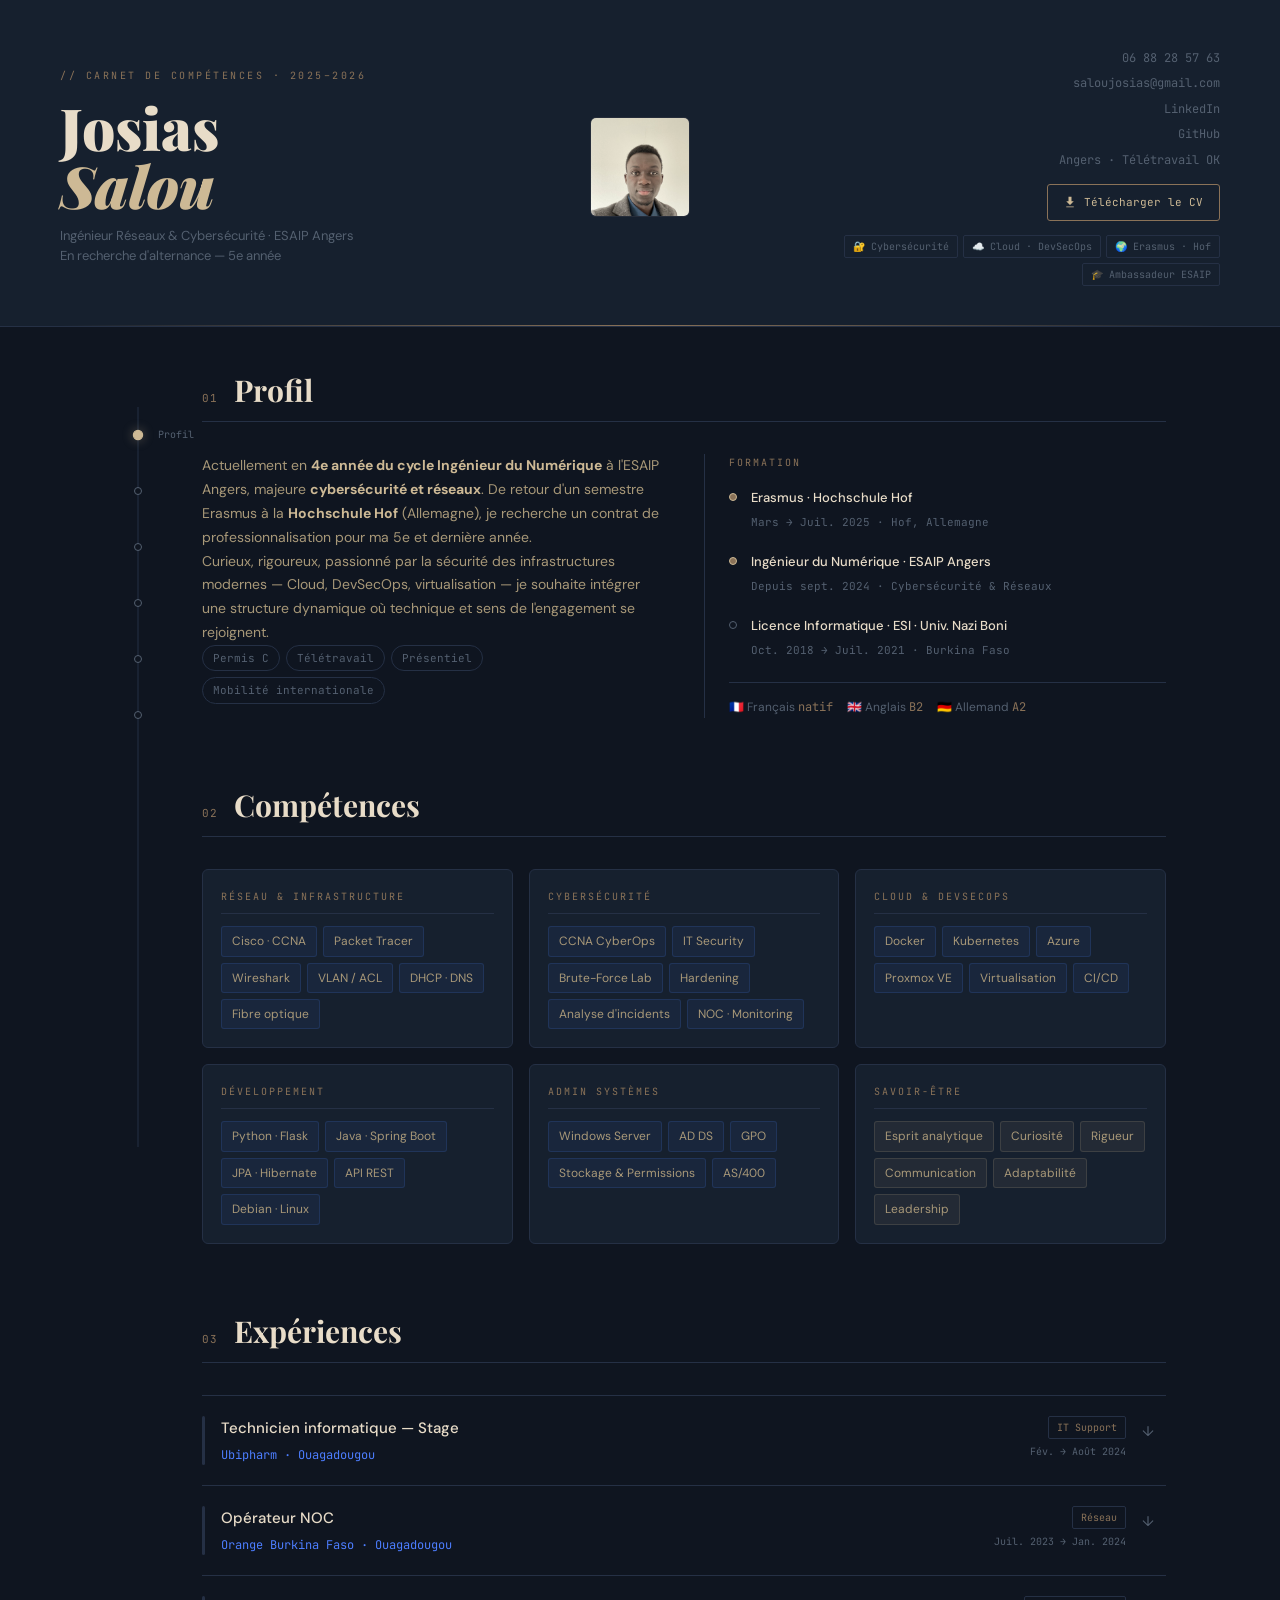
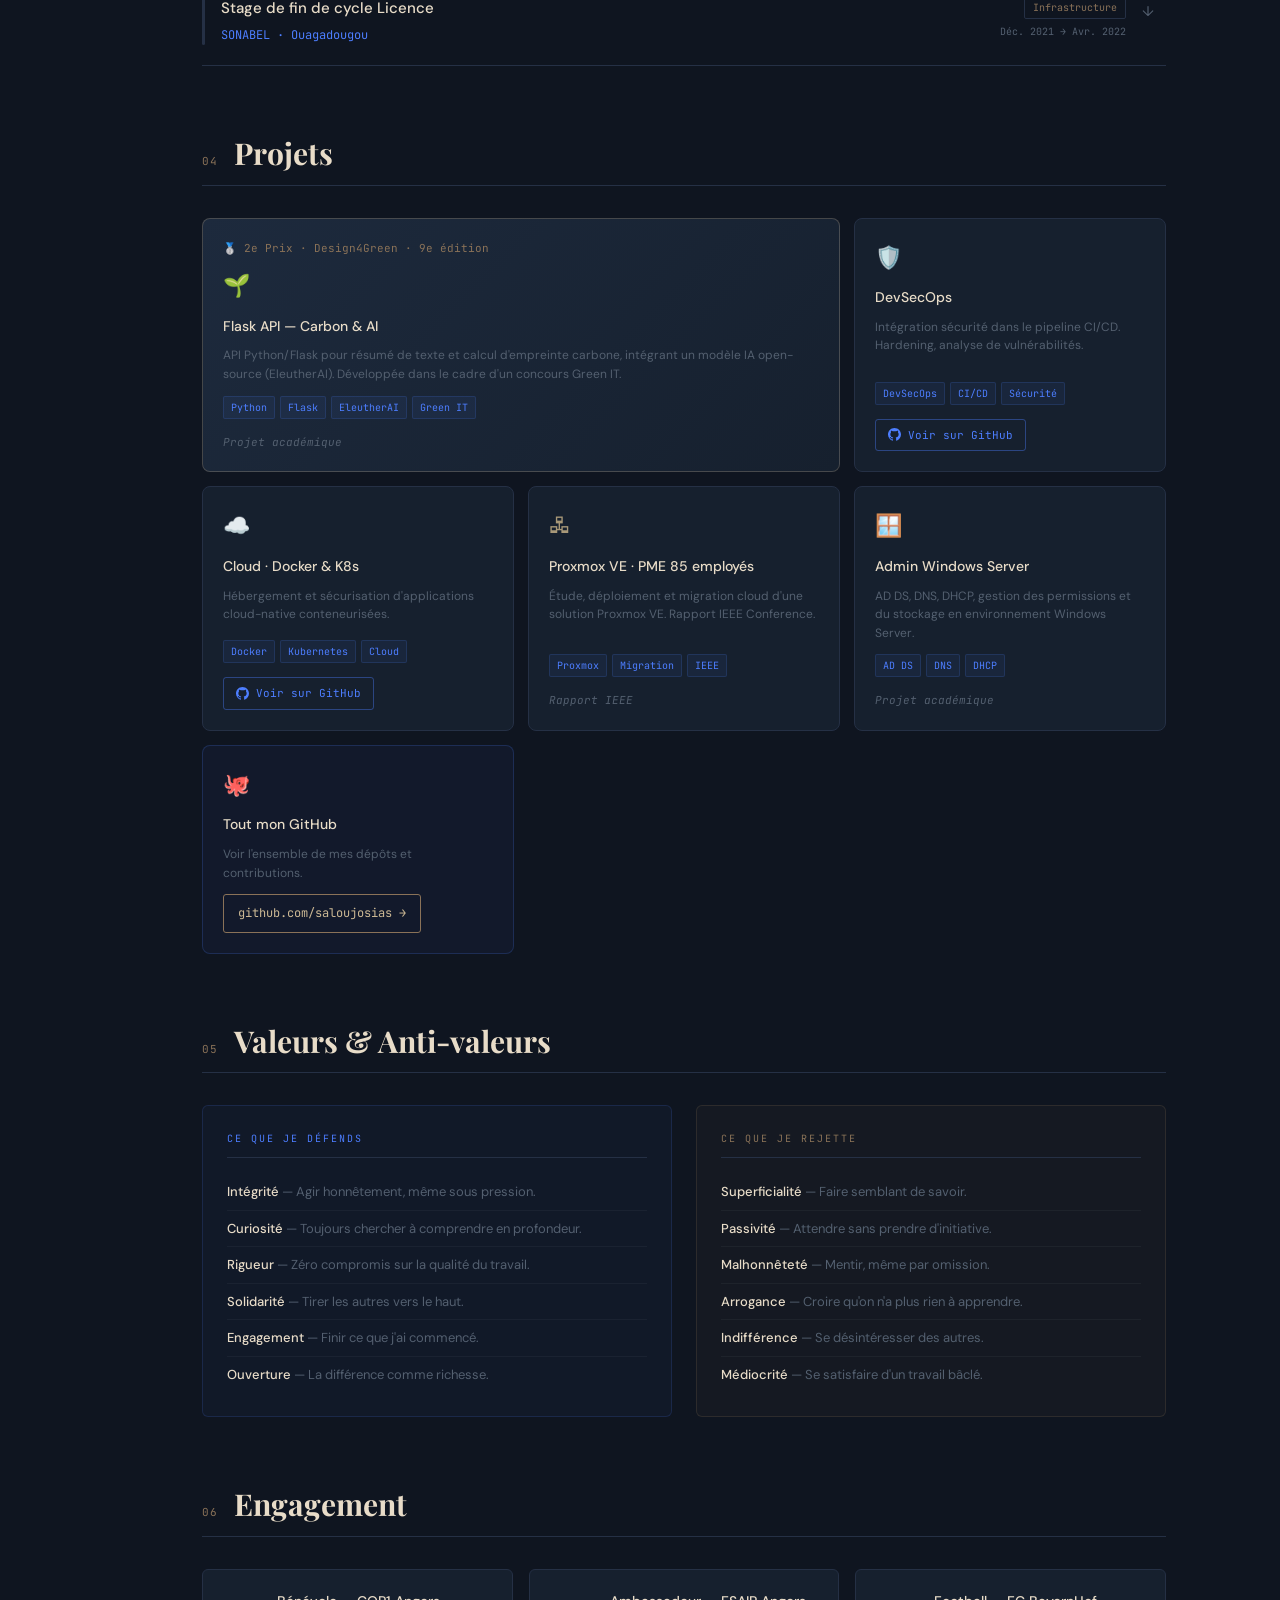
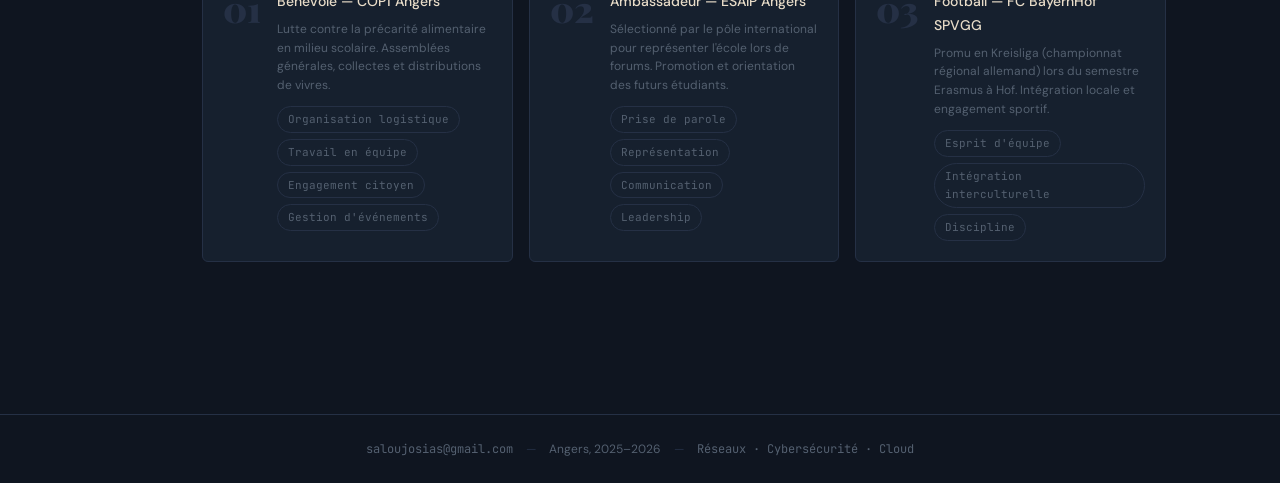
<file: index.html>
<!doctype html>
<html lang="fr">
<head>
  <meta charset="utf-8" />
  <meta name="viewport" content="width=device-width, initial-scale=1" />
  <title>Josias Salou — Réseaux & Cybersécurité</title>
  <link href="https://fonts.googleapis.com/css2?family=Playfair+Display:wght@400;700;900&family=DM+Sans:wght@300;400;500&family=JetBrains+Mono:wght@400;500&display=swap" rel="stylesheet" />
  <link rel="stylesheet" href="style.css" />
</head>
<body>

<!-- ═══════════════════════════════════
     HEADER
═══════════════════════════════════ -->
<header>

  <div class="h-left">
    <span class="h-eyebrow">// Carnet de compétences · 2025–2026</span>
    <h1>Josias<br><em>Salou</em></h1>
    <p class="h-role">
      Ingénieur Réseaux &amp; Cybersécurité · ESAIP Angers<br>
      En recherche d'alternance — 5e année
    </p>
  </div>

  <div class="h-center">
    <img src="maphoto.jpg" alt="Josias Salou" class="h-photo" />
  </div>

  <div class="h-right">
    <div class="h-contact">
      <a href="tel:+33688285763">06 88 28 57 63</a>
      <a href="mailto:saloujosias@gmail.com">saloujosias@gmail.com</a>
      <a href="https://linkedin.com/in/josias-salou-0a48b8215" target="_blank">LinkedIn</a>
      <a href="https://github.com/saloujosias" target="_blank">GitHub</a>
      <span>Angers · Télétravail OK</span>
    </div>
    <a class="btn-dl" href="moncv.pdf" target="_blank">
      <svg viewBox="0 0 16 16"><path d="M8 12L3 7h3V1h4v6h3L8 12zm-5 2h10v1H3v-1z"/></svg>
      Télécharger le CV
    </a>
    <div class="h-badges">
      <span>🔐 Cybersécurité</span>
      <span>☁️ Cloud · DevSecOps</span>
      <span>🌍 Erasmus · Hof</span>
      <span>🎓 Ambassadeur ESAIP</span>
    </div>
  </div>

</header>

<!-- ═══════════════════════════════════
     PAGE (side nav + main)
═══════════════════════════════════ -->
<div class="page">

  <!-- Navigation latérale sticky -->
  <nav class="sidenav" aria-label="Sections">
    <a href="#about"      class="sn-item" data-label="Profil">     <span class="sn-dot"></span></a>
    <a href="#skills"     class="sn-item" data-label="Compétences"><span class="sn-dot"></span></a>
    <a href="#experience" class="sn-item" data-label="Expériences"><span class="sn-dot"></span></a>
    <a href="#projects"   class="sn-item" data-label="Projets">    <span class="sn-dot"></span></a>
    <a href="#values"     class="sn-item" data-label="Valeurs">    <span class="sn-dot"></span></a>
    <a href="#engage"     class="sn-item" data-label="Engagement"> <span class="sn-dot"></span></a>
  </nav>

  <main>

    <!-- ─────────────────────────────
         01 · PROFIL
    ───────────────────────────────── -->
    <section id="about" class="sec">
      <div class="sec-head">
        <span class="sec-num">01</span>
        <h2>Profil</h2>
      </div>

      <div class="about-grid">

        <div class="about-bio">
          <p>
            Actuellement en <strong>4e année du cycle Ingénieur du Numérique</strong>
            à l'ESAIP Angers, majeure <strong>cybersécurité et réseaux</strong>.
            De retour d'un semestre Erasmus à la <strong>Hochschule Hof</strong>
            (Allemagne), je recherche un contrat de professionnalisation
            pour ma 5e et dernière année.
          </p>
          <p>
            Curieux, rigoureux, passionné par la sécurité des infrastructures
            modernes — Cloud, DevSecOps, virtualisation — je souhaite intégrer
            une structure dynamique où technique et sens de l'engagement se rejoignent.
          </p>
          <div class="pill-row">
            <span class="pill">Permis C</span>
            <span class="pill">Télétravail</span>
            <span class="pill">Présentiel</span>
            <span class="pill">Mobilité internationale</span>
          </div>
        </div>

        <div class="about-edu">
          <div class="edu-label">Formation</div>

          <div class="edu-line">
            <div class="edu-dot active"></div>
            <div class="edu-content">
              <strong>Erasmus · Hochschule Hof</strong>
              <span>Mars → Juil. 2025 · Hof, Allemagne</span>
            </div>
          </div>

          <div class="edu-line">
            <div class="edu-dot active"></div>
            <div class="edu-content">
              <strong>Ingénieur du Numérique · ESAIP Angers</strong>
              <span>Depuis sept. 2024 · Cybersécurité &amp; Réseaux</span>
            </div>
          </div>

          <div class="edu-line">
            <div class="edu-dot"></div>
            <div class="edu-content">
              <strong>Licence Informatique · ESI · Univ. Nazi Boni</strong>
              <span>Oct. 2018 → Juil. 2021 · Burkina Faso</span>
            </div>
          </div>

          <div class="lang-mini">
            <span>🇫🇷 Français <em>natif</em></span>
            <span>🇬🇧 Anglais <em>B2</em></span>
            <span>🇩🇪 Allemand <em>A2</em></span>
          </div>
        </div>

      </div>
    </section>

    <!-- ─────────────────────────────
         02 · COMPÉTENCES
    ───────────────────────────────── -->
    <section id="skills" class="sec">
      <div class="sec-head">
        <span class="sec-num">02</span>
        <h2>Compétences</h2>
      </div>

      <div class="skill-clusters">

        <div class="cluster">
          <div class="cluster-title">Réseau &amp; Infrastructure</div>
          <div class="cluster-tags">
            <span>Cisco · CCNA</span>
            <span>Packet Tracer</span>
            <span>Wireshark</span>
            <span>VLAN / ACL</span>
            <span>DHCP · DNS</span>
            <span>Fibre optique</span>
          </div>
        </div>

        <div class="cluster">
          <div class="cluster-title">Cybersécurité</div>
          <div class="cluster-tags">
            <span>CCNA CyberOps</span>
            <span>IT Security</span>
            <span>Brute-Force Lab</span>
            <span>Hardening</span>
            <span>Analyse d'incidents</span>
            <span>NOC · Monitoring</span>
          </div>
        </div>

        <div class="cluster">
          <div class="cluster-title">Cloud &amp; DevSecOps</div>
          <div class="cluster-tags">
            <span>Docker</span>
            <span>Kubernetes</span>
            <span>Azure</span>
            <span>Proxmox VE</span>
            <span>Virtualisation</span>
            <span>CI/CD</span>
          </div>
        </div>

        <div class="cluster">
          <div class="cluster-title">Développement</div>
          <div class="cluster-tags">
            <span>Python · Flask</span>
            <span>Java · Spring Boot</span>
            <span>JPA · Hibernate</span>
            <span>API REST</span>
            <span>Debian · Linux</span>
          </div>
        </div>

        <div class="cluster">
          <div class="cluster-title">Admin Systèmes</div>
          <div class="cluster-tags">
            <span>Windows Server</span>
            <span>AD DS</span>
            <span>GPO</span>
            <span>Stockage &amp; Permissions</span>
            <span>AS/400</span>
          </div>
        </div>

        <div class="cluster">
          <div class="cluster-title">Savoir-être</div>
          <div class="cluster-tags soft">
            <span>Esprit analytique</span>
            <span>Curiosité</span>
            <span>Rigueur</span>
            <span>Communication</span>
            <span>Adaptabilité</span>
            <span>Leadership</span>
          </div>
        </div>

      </div>
    </section>

    <!-- ─────────────────────────────
         03 · EXPÉRIENCES
    ───────────────────────────────── -->
    <section id="experience" class="sec">
      <div class="sec-head">
        <span class="sec-num">03</span>
        <h2>Expériences</h2>
      </div>

      <div class="xp-list">

        <article class="xp-item" tabindex="0">
          <div class="xp-stripe"></div>
          <div class="xp-body">
            <div class="xp-top">
              <div>
                <div class="xp-role">Technicien informatique — Stage</div>
                <div class="xp-company">Ubipharm · Ouagadougou</div>
              </div>
              <div class="xp-meta">
                <span class="xp-type">IT Support</span>
                <span class="xp-date">Fév. → Août 2024</span>
              </div>
            </div>
            <div class="xp-details">
              <ul>
                <li>Maintenance réseau, matériel informatique et support utilisateur</li>
                <li>Gestion de l'exploitation avec l'AS/400 (gestion de stock)</li>
                <li>Veille technologique et formation du personnel en sécurité informatique</li>
              </ul>
            </div>
          </div>
          <div class="xp-arrow">↓</div>
        </article>

        <article class="xp-item" tabindex="0">
          <div class="xp-stripe"></div>
          <div class="xp-body">
            <div class="xp-top">
              <div>
                <div class="xp-role">Opérateur NOC</div>
                <div class="xp-company">Orange Burkina Faso · Ouagadougou</div>
              </div>
              <div class="xp-meta">
                <span class="xp-type">Réseau</span>
                <span class="xp-date">Juil. 2023 → Jan. 2024</span>
              </div>
            </div>
            <div class="xp-details">
              <ul>
                <li>Supervision des technologies 2G, 3G, 4G en temps réel</li>
                <li>Monitoring, diagnostic des incidents et gestion des équipes</li>
                <li>Rédaction de rapports journaliers et analyse des tendances</li>
              </ul>
            </div>
          </div>
          <div class="xp-arrow">↓</div>
        </article>

        <article class="xp-item" tabindex="0">
          <div class="xp-stripe"></div>
          <div class="xp-body">
            <div class="xp-top">
              <div>
                <div class="xp-role">Stage de fin de cycle Licence</div>
                <div class="xp-company">SONABEL · Ouagadougou</div>
              </div>
              <div class="xp-meta">
                <span class="xp-type">Infrastructure</span>
                <span class="xp-date">Déc. 2021 → Avr. 2022</span>
              </div>
            </div>
            <div class="xp-details">
              <ul>
                <li>Étude et mise en place d'un serveur de déploiement d'applications</li>
                <li>Configuration VLANs et sécurisation des communications</li>
                <li>Documentation complète et formation des utilisateurs</li>
              </ul>
            </div>
          </div>
          <div class="xp-arrow">↓</div>
        </article>

      </div>
    </section>

    <!-- ─────────────────────────────
         04 · PROJETS
    ───────────────────────────────── -->
    <section id="projects" class="sec">
      <div class="sec-head">
        <span class="sec-num">04</span>
        <h2>Projets</h2>
      </div>

      <div class="bento">

        <!-- Carte mise en avant (span 2 colonnes) -->
        <div class="bento-card span2 featured">
          <div class="bc-award">🥈 2e Prix · Design4Green · 9e édition</div>
          <div class="bc-icon">🌱</div>
          <div class="bc-name">Flask API — Carbon &amp; AI</div>
          <div class="bc-desc">
            API Python/Flask pour résumé de texte et calcul d'empreinte carbone,
            intégrant un modèle IA open-source (EleutherAI).
            Développée dans le cadre d'un concours Green IT.
          </div>
          <div class="bc-tags">
            <span>Python</span>
            <span>Flask</span>
            <span>EleutherAI</span>
            <span>Green IT</span>
          </div>
          <span class="bc-link-none">Projet académique</span>
        </div>

        <div class="bento-card">
          <div class="bc-icon">🛡️</div>
          <div class="bc-name">DevSecOps</div>
          <div class="bc-desc">
            Intégration sécurité dans le pipeline CI/CD.
            Hardening, analyse de vulnérabilités.
          </div>
          <div class="bc-tags">
            <span>DevSecOps</span>
            <span>CI/CD</span>
            <span>Sécurité</span>
          </div>
          <a class="bc-link" href="https://github.com/saloujosias/DevSecOps" target="_blank" rel="noopener">
            <svg viewBox="0 0 24 24"><path d="M12 0C5.37 0 0 5.37 0 12c0 5.3 3.438 9.8 8.205 11.385.6.113.82-.258.82-.577 0-.285-.01-1.04-.015-2.04-3.338.724-4.042-1.61-4.042-1.61-.546-1.387-1.333-1.756-1.333-1.756-1.089-.745.083-.729.083-.729 1.205.084 1.839 1.237 1.839 1.237 1.07 1.834 2.807 1.304 3.492.997.107-.775.418-1.305.762-1.604-2.665-.305-5.467-1.334-5.467-5.931 0-1.311.469-2.381 1.236-3.221-.124-.303-.535-1.524.117-3.176 0 0 1.008-.322 3.301 1.23A11.509 11.509 0 0112 5.803c1.02.005 2.047.138 3.006.404 2.291-1.552 3.297-1.23 3.297-1.23.653 1.653.242 2.874.118 3.176.77.84 1.235 1.911 1.235 3.221 0 4.609-2.807 5.624-5.479 5.921.43.372.823 1.102.823 2.222 0 1.606-.015 2.896-.015 3.286 0 .315.21.69.825.57C20.565 21.795 24 17.295 24 12c0-6.63-5.37-12-12-12z"/></svg>
            Voir sur GitHub
          </a>
        </div>

        <div class="bento-card">
          <div class="bc-icon">☁️</div>
          <div class="bc-name">Cloud · Docker &amp; K8s</div>
          <div class="bc-desc">
            Hébergement et sécurisation d'applications
            cloud-native conteneurisées.
          </div>
          <div class="bc-tags">
            <span>Docker</span>
            <span>Kubernetes</span>
            <span>Cloud</span>
          </div>
          <a class="bc-link" href="https://github.com/saloujosias/TP2-cloud-introd" target="_blank" rel="noopener">
            <svg viewBox="0 0 24 24"><path d="M12 0C5.37 0 0 5.37 0 12c0 5.3 3.438 9.8 8.205 11.385.6.113.82-.258.82-.577 0-.285-.01-1.04-.015-2.04-3.338.724-4.042-1.61-4.042-1.61-.546-1.387-1.333-1.756-1.333-1.756-1.089-.745.083-.729.083-.729 1.205.084 1.839 1.237 1.839 1.237 1.07 1.834 2.807 1.304 3.492.997.107-.775.418-1.305.762-1.604-2.665-.305-5.467-1.334-5.467-5.931 0-1.311.469-2.381 1.236-3.221-.124-.303-.535-1.524.117-3.176 0 0 1.008-.322 3.301 1.23A11.509 11.509 0 0112 5.803c1.02.005 2.047.138 3.006.404 2.291-1.552 3.297-1.23 3.297-1.23.653 1.653.242 2.874.118 3.176.77.84 1.235 1.911 1.235 3.221 0 4.609-2.807 5.624-5.479 5.921.43.372.823 1.102.823 2.222 0 1.606-.015 2.896-.015 3.286 0 .315.21.69.825.57C20.565 21.795 24 17.295 24 12c0-6.63-5.37-12-12-12z"/></svg>
            Voir sur GitHub
          </a>
        </div>

        <div class="bento-card">
          <div class="bc-icon">🖧</div>
          <div class="bc-name">Proxmox VE · PME 85 employés</div>
          <div class="bc-desc">
            Étude, déploiement et migration cloud d'une solution
            Proxmox VE. Rapport IEEE Conference.
          </div>
          <div class="bc-tags">
            <span>Proxmox</span>
            <span>Migration</span>
            <span>IEEE</span>
          </div>
          <span class="bc-link-none">Rapport IEEE</span>
        </div>

        <div class="bento-card">
          <div class="bc-icon">🪟</div>
          <div class="bc-name">Admin Windows Server</div>
          <div class="bc-desc">
            AD DS, DNS, DHCP, gestion des permissions
            et du stockage en environnement Windows Server.
          </div>
          <div class="bc-tags">
            <span>AD DS</span>
            <span>DNS</span>
            <span>DHCP</span>
          </div>
          <span class="bc-link-none">Projet académique</span>
        </div>

        <div class="bento-card gh-cta">
          <div class="bc-icon">🐙</div>
          <div class="bc-name">Tout mon GitHub</div>
          <div class="bc-desc">
            Voir l'ensemble de mes dépôts et contributions.
          </div>
          <a class="bc-link primary" href="https://github.com/saloujosias" target="_blank" rel="noopener">
            github.com/saloujosias →
          </a>
        </div>

      </div>
    </section>

    <!-- ─────────────────────────────
         05 · VALEURS
    ───────────────────────────────── -->
    <section id="values" class="sec">
      <div class="sec-head">
        <span class="sec-num">05</span>
        <h2>Valeurs &amp; Anti-valeurs</h2>
      </div>

      <div class="val-grid">

        <div class="val-col pos">
          <div class="val-head">Ce que je défends</div>
          <div class="val-item"><strong>Intégrité</strong> — Agir honnêtement, même sous pression.</div>
          <div class="val-item"><strong>Curiosité</strong> — Toujours chercher à comprendre en profondeur.</div>
          <div class="val-item"><strong>Rigueur</strong> — Zéro compromis sur la qualité du travail.</div>
          <div class="val-item"><strong>Solidarité</strong> — Tirer les autres vers le haut.</div>
          <div class="val-item"><strong>Engagement</strong> — Finir ce que j'ai commencé.</div>
          <div class="val-item"><strong>Ouverture</strong> — La différence comme richesse.</div>
        </div>

        <div class="val-col neg">
          <div class="val-head">Ce que je rejette</div>
          <div class="val-item"><strong>Superficialité</strong> — Faire semblant de savoir.</div>
          <div class="val-item"><strong>Passivité</strong> — Attendre sans prendre d'initiative.</div>
          <div class="val-item"><strong>Malhonnêteté</strong> — Mentir, même par omission.</div>
          <div class="val-item"><strong>Arrogance</strong> — Croire qu'on n'a plus rien à apprendre.</div>
          <div class="val-item"><strong>Indifférence</strong> — Se désintéresser des autres.</div>
          <div class="val-item"><strong>Médiocrité</strong> — Se satisfaire d'un travail bâclé.</div>
        </div>

      </div>
    </section>

    <!-- ─────────────────────────────
         06 · ENGAGEMENT
    ───────────────────────────────── -->
    <section id="engage" class="sec">
      <div class="sec-head">
        <span class="sec-num">06</span>
        <h2>Engagement</h2>
      </div>

      <div class="engage-grid">

        <div class="engage-card">
          <div class="engage-num">01</div>
          <div class="engage-body">
            <div class="engage-title">Bénévole — COP1 Angers</div>
            <div class="engage-desc">
              Lutte contre la précarité alimentaire en milieu scolaire.
              Assemblées générales, collectes et distributions de vivres.
            </div>
            <div class="pill-row">
              <span class="pill">Organisation logistique</span>
              <span class="pill">Travail en équipe</span>
              <span class="pill">Engagement citoyen</span>
              <span class="pill">Gestion d'événements</span>
            </div>
          </div>
        </div>

        <div class="engage-card">
          <div class="engage-num">02</div>
          <div class="engage-body">
            <div class="engage-title">Ambassadeur — ESAIP Angers</div>
            <div class="engage-desc">
              Sélectionné par le pôle international pour représenter l'école
              lors de forums. Promotion et orientation des futurs étudiants.
            </div>
            <div class="pill-row">
              <span class="pill">Prise de parole</span>
              <span class="pill">Représentation</span>
              <span class="pill">Communication</span>
              <span class="pill">Leadership</span>
            </div>
          </div>
        </div>

        <div class="engage-card">
          <div class="engage-num">03</div>
          <div class="engage-body">
            <div class="engage-title">Football — FC BayernHof SPVGG</div>
            <div class="engage-desc">
              Promu en Kreisliga (championnat régional allemand)
              lors du semestre Erasmus à Hof. Intégration locale et engagement sportif.
            </div>
            <div class="pill-row">
              <span class="pill">Esprit d'équipe</span>
              <span class="pill">Intégration interculturelle</span>
              <span class="pill">Discipline</span>
            </div>
          </div>
        </div>

      </div>
    </section>

  </main>
</div>

<!-- ═══════════════════════════════════
     FOOTER
═══════════════════════════════════ -->
<footer>
  <span class="ft-mono">saloujosias@gmail.com</span>
  <span class="ft-sep">—</span>
  Angers, 2025–2026
  <span class="ft-sep">—</span>
  <span class="ft-mono">Réseaux · Cybersécurité · Cloud</span>
</footer>

<!-- Bouton retour en haut -->
<button id="scrollBtn" title="Retour en haut">↑</button>

<!-- ═══════════════════════════════════
     SCRIPTS
═══════════════════════════════════ -->
<script>
  /* Accordion expériences — clic pour ouvrir/fermer */
  document.querySelectorAll('.xp-item').forEach(function(item) {
    item.addEventListener('click', function() {
      var isOpen = item.classList.contains('open');
      document.querySelectorAll('.xp-item').forEach(function(x) {
        x.classList.remove('open');
      });
      if (!isOpen) item.classList.add('open');
    });
  });

  /* Bouton retour en haut */
  window.addEventListener('scroll', function() {
    document.getElementById('scrollBtn').style.display =
      window.scrollY > 300 ? 'block' : 'none';
  });
  document.getElementById('scrollBtn').addEventListener('click', function() {
    window.scrollTo({ top: 0, behavior: 'smooth' });
  });

  /* Navigation latérale — point actif au scroll */
  var sections = document.querySelectorAll('section[id]');
  var navItems = document.querySelectorAll('.sn-item');
  var observer = new IntersectionObserver(function(entries) {
    entries.forEach(function(entry) {
      if (entry.isIntersecting) {
        navItems.forEach(function(n) { n.classList.remove('active'); });
        var match = document.querySelector('.sn-item[href="#' + entry.target.id + '"]');
        if (match) match.classList.add('active');
      }
    });
  }, { threshold: 0.3 });
  sections.forEach(function(s) { observer.observe(s); });
</script>

</body>
</html>
</file>
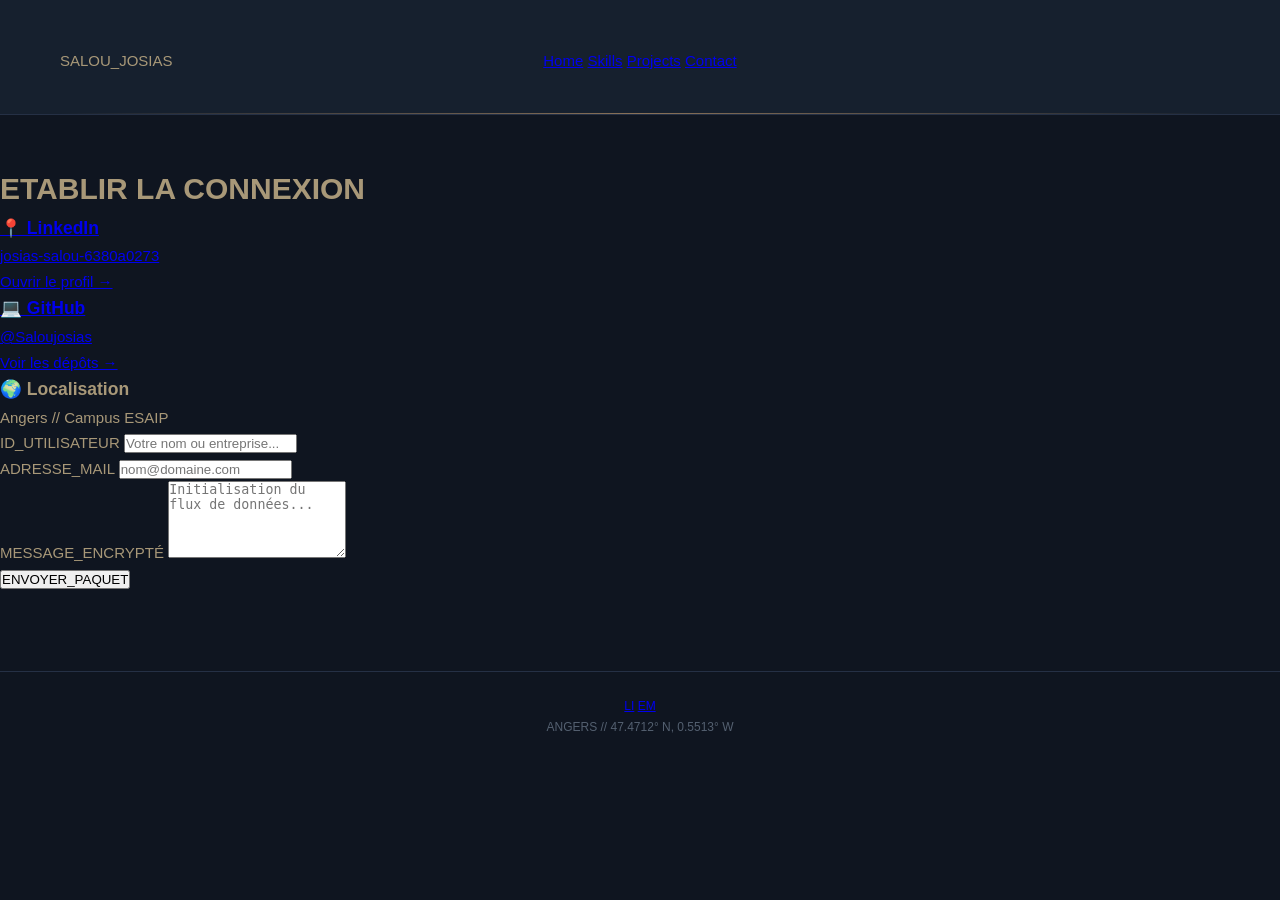
<file: contact.html>
<!doctype html>
<html lang="fr">
<head>
  <meta charset="utf-8" />
  <meta name="viewport" content="width=device-width, initial-scale=1" />
  <title>Contact | Josias SALOU</title>
  <link rel="stylesheet" href="style.css">
</head>
<body class="dark-theme">

<div class="grid-overlay"></div> 

<header class="glass-nav">
  <div class="logo">SALOU<span>_JOSIAS</span></div>
  <nav>
    <a href="index.html" class="nav-link">Home</a>
    <a href="competences.html" class="nav-link">Skills</a>
    <a href="projets.html" class="nav-link">Projects</a>
    <a href="contact.html" class="nav-link active">Contact</a>
  </nav>
</header>

<main class="hero-center">
  <div class="glitch-container">
    <h1 class="glitch" data-text="ETABLIR LA CONNEXION">ETABLIR LA CONNEXION</h1>
  </div>

  <div class="contact-container">
    <div class="contact-info">
      <a href="https://www.linkedin.com/in/josias-salou-6380a0273/" target="_blank" class="cyber-card contact-link-card">
        <h3>📍 LinkedIn</h3>
        <p>josias-salou-6380a0273</p>
        <span class="status-line">Ouvrir le profil →</span>
      </a>

      <a href="https://github.com/Saloujosias" target="_blank" class="cyber-card contact-link-card">
        <h3>💻 GitHub</h3>
        <p>@Saloujosias</p>
        <span class="status-line">Voir les dépôts →</span>
      </a>
      
      <div class="cyber-card">
        <h3>🌍 Localisation</h3>
        <p>Angers // Campus ESAIP</p>
      </div>
    </div>

    <section class="contact-form-section">
      <form action="#" method="POST" class="cyber-form">
        <div class="form-group">
          <label for="name">ID_UTILISATEUR</label>
          <input type="text" id="name" name="name" placeholder="Votre nom ou entreprise..." required>
        </div>
        
        <div class="form-group">
          <label for="email">ADRESSE_MAIL</label>
          <input type="email" id="email" name="email" placeholder="nom@domaine.com" required>
        </div>

        <div class="form-group">
          <label for="message">MESSAGE_ENCRYPTÉ</label>
          <textarea id="message" name="message" rows="5" placeholder="Initialisation du flux de données..." required></textarea>
        </div>

        <button type="submit" class="cyber-button">
          <span class="dot pulse"></span> ENVOYER_PAQUET
        </button>
      </form>
    </section>
  </div>
</main>

<footer class="footer-minimal">
  <div class="social-links">
    <a href="https://www.linkedin.com/in/josias-salou-6380a0273/" target="_blank">LI</a>
    <a href="mailto:votre-email@esaip.org">EM</a> </div>
  <div class="location">ANGERS // 47.4712° N, 0.5513° W</div>
</footer>

</body>
</html>
</file>
<file: style.css>
/* ═══════════════════════════════
   PALETTE : NAVY + BEIGE
═══════════════════════════════ */
:root {
  --navy:    #0f1520;
  --navy2:   #16202e;
  --navy3:   #1d2a3d;
  --border:  #253045;
  --blue:    #4d7eff;
  --blue2:   #2a4e9a;
  --beige:   #cdb995;
  --beige2:  #8a7258;
  --sand:    #e8dcc8;
  --text:    #a89878;
  --muted:   #546070;
  --white:   #ede4d4;
  --mono: 'JetBrains Mono', monospace;
  --serif: 'Playfair Display', serif;
  --sans: 'DM Sans', sans-serif;
}

*, *::before, *::after { box-sizing: border-box; margin: 0; padding: 0; }

html { scroll-behavior: smooth; }

body {
  background: var(--navy);
  color: var(--text);
  font-family: var(--sans);
  font-size: 15px;
  line-height: 1.7;
  overflow-x: hidden;
}

/* ═══ HEADER ═══ */
header {
  display: grid;
  grid-template-columns: 1fr auto 1fr;
  align-items: center;
  gap: 40px;
  padding: 48px 60px 40px;
  background: var(--navy2);
  border-bottom: 1px solid var(--border);
  position: relative;
}
header::after {
  content: '';
  position: absolute;
  bottom: 0; left: 60px; right: 60px;
  height: 1px;
  background: linear-gradient(90deg, transparent, var(--beige2), transparent);
}

.h-eyebrow {
  display: block;
  font-family: var(--mono);
  font-size: 10px;
  letter-spacing: 2.5px;
  text-transform: uppercase;
  color: var(--beige2);
  margin-bottom: 14px;
}

.h-left h1 {
  font-family: var(--serif);
  font-size: clamp(36px, 5vw, 58px);
  font-weight: 900;
  color: var(--sand);
  line-height: 1;
  margin-bottom: 12px;
}
.h-left h1 em {
  font-style: italic;
  color: var(--beige);
}

.h-role {
  font-size: 13px;
  color: var(--muted);
  line-height: 1.6;
}

/* Photo — petite et carrée */
.h-photo {
  width: 100px;
  height: 100px;
  border-radius: 6px;
  object-fit: cover;
  object-position: center top;
  border: 1px solid var(--border);
  filter: saturate(0.6) contrast(1.05);
  display: block;
}

.h-right {
  display: flex;
  flex-direction: column;
  align-items: flex-end;
  gap: 14px;
}

.h-contact {
  display: flex;
  flex-direction: column;
  align-items: flex-end;
  gap: 5px;
  font-size: 12px;
}
.h-contact a, .h-contact span {
  color: var(--muted);
  text-decoration: none;
  font-family: var(--mono);
  transition: color .2s;
}
.h-contact a:hover { color: var(--beige); }

/* BOUTON DL — effet fill */
.btn-dl {
  display: inline-flex;
  align-items: center;
  gap: 8px;
  position: relative;
  overflow: hidden;
  font-family: var(--mono);
  font-size: 11px;
  padding: 8px 16px;
  border: 1px solid var(--beige2);
  border-radius: 3px;
  color: var(--beige);
  text-decoration: none;
  transition: color .25s;
  z-index: 0;
}
.btn-dl::before {
  content: '';
  position: absolute; inset: 0;
  background: var(--beige2);
  transform: scaleX(0);
  transform-origin: left;
  transition: transform .3s cubic-bezier(.4,0,.2,1);
  z-index: -1;
}
.btn-dl:hover { color: var(--navy); }
.btn-dl:hover::before { transform: scaleX(1); }
.btn-dl svg { width: 12px; height: 12px; fill: currentColor; }

.h-badges {
  display: flex;
  flex-wrap: wrap;
  justify-content: flex-end;
  gap: 5px;
}
.h-badges span {
  font-size: 10px;
  padding: 2px 8px;
  border: 1px solid var(--border);
  border-radius: 2px;
  color: var(--muted);
  font-family: var(--mono);
}

@media(max-width: 860px) {
  header {
    grid-template-columns: 1fr;
    padding: 32px 24px;
    text-align: center;
  }
  .h-center { display: flex; justify-content: center; }
  .h-right { align-items: center; }
  .h-contact { align-items: center; }
  .h-badges { justify-content: center; }
}

/* ═══ PAGE LAYOUT ═══ */
.page {
  max-width: 1100px;
  margin: 0 auto;
  padding: 0 24px;
  display: grid;
  grid-template-columns: 48px 1fr;
  gap: 0 40px;
}
@media(max-width: 720px) {
  .page { grid-template-columns: 1fr; }
  .sidenav { display: none; }
}

/* ═══ SIDE NAV — dots ═══ */
.sidenav {
  display: flex;
  flex-direction: column;
  align-items: center;
  gap: 0;
  padding-top: 80px;
  position: sticky;
  top: 0;
  height: 100vh;
  overflow: visible;
}
.sidenav::before {
  content: '';
  position: absolute;
  top: 80px; bottom: 80px;
  left: 50%; width: 1px;
  background: var(--border);
  transform: translateX(-50%);
}

.sn-item {
  position: relative;
  z-index: 1;
  margin: 24px 0;
  display: flex;
  align-items: center;
  text-decoration: none;
}
.sn-item::after {
  content: attr(data-label);
  position: absolute;
  left: 24px;
  font-family: var(--mono);
  font-size: 10px;
  color: var(--muted);
  white-space: nowrap;
  opacity: 0;
  transform: translateX(-4px);
  transition: opacity .2s, transform .2s;
  pointer-events: none;
}
.sn-item:hover::after,
.sn-item.active::after {
  opacity: 1;
  transform: translateX(0);
}

.sn-dot {
  width: 8px; height: 8px;
  border-radius: 50%;
  border: 1px solid var(--muted);
  background: var(--navy);
  transition: all .25s;
  display: block;
}
.sn-item:hover .sn-dot {
  border-color: var(--beige);
  background: var(--beige2);
}
.sn-item.active .sn-dot {
  border-color: var(--beige);
  background: var(--beige);
  box-shadow: 0 0 8px rgba(205,185,149,0.4);
  transform: scale(1.3);
}

/* ═══ SECTIONS ═══ */
main { padding: 48px 0 80px; }

.sec {
  margin-bottom: 72px;
  animation: fadeUp .5s ease both;
}
@keyframes fadeUp {
  from { opacity: 0; transform: translateY(18px); }
  to   { opacity: 1; transform: translateY(0); }
}

.sec-head {
  display: flex;
  align-items: baseline;
  gap: 16px;
  margin-bottom: 32px;
  padding-bottom: 14px;
  border-bottom: 1px solid var(--border);
}
.sec-num {
  font-family: var(--mono);
  font-size: 11px;
  color: var(--beige2);
  letter-spacing: 1px;
}
.sec-head h2 {
  font-family: var(--serif);
  font-size: clamp(22px, 3vw, 30px);
  font-weight: 700;
  color: var(--sand);
  line-height: 1;
}

/* ═══ ABOUT ═══ */
.about-grid {
  display: grid;
  grid-template-columns: 1fr 1fr;
  gap: 40px;
}
@media(max-width:600px) { .about-grid { grid-template-columns: 1fr; } }

.about-bio p { font-size: 14px; }
.about-bio strong { color: var(--beige); }

.about-edu {
  border-left: 1px solid var(--border);
  padding-left: 24px;
}
.edu-label {
  font-family: var(--mono);
  font-size: 10px;
  letter-spacing: 2px;
  text-transform: uppercase;
  color: var(--beige2);
  margin-bottom: 16px;
}
.edu-line {
  display: flex;
  gap: 14px;
  margin-bottom: 16px;
}
.edu-dot {
  width: 8px; height: 8px; flex-shrink: 0;
  border-radius: 50%;
  border: 1px solid var(--muted);
  background: var(--navy);
  margin-top: 6px;
}
.edu-dot.active { background: var(--beige2); border-color: var(--beige); }
.edu-content strong { display: block; font-size: 13px; color: var(--sand); font-weight: 500; }
.edu-content span { font-size: 11px; color: var(--muted); font-family: var(--mono); }

.lang-mini {
  display: flex; gap: 14px; flex-wrap: wrap;
  margin-top: 20px;
  padding-top: 14px;
  border-top: 1px solid var(--border);
  font-size: 12px;
}
.lang-mini span { color: var(--muted); }
.lang-mini em { font-style: normal; color: var(--beige2); font-family: var(--mono); }

/* PILLS */
.pill-row { display: flex; flex-wrap: wrap; gap: 6px; }
.pill {
  font-size: 11px;
  padding: 3px 10px;
  border: 1px solid var(--border);
  border-radius: 999px;
  color: var(--muted);
  font-family: var(--mono);
  transition: border-color .2s, color .2s;
}
.pill:hover { border-color: var(--beige2); color: var(--beige); }

/* ═══ SKILL CLUSTERS ═══ */
.skill-clusters {
  display: grid;
  grid-template-columns: repeat(auto-fill, minmax(280px, 1fr));
  gap: 16px;
}
.cluster {
  background: var(--navy2);
  border: 1px solid var(--border);
  border-radius: 6px;
  padding: 18px;
  transition: border-color .2s;
}
.cluster:hover { border-color: var(--beige2); }
.cluster-title {
  font-family: var(--mono);
  font-size: 10px;
  letter-spacing: 2px;
  text-transform: uppercase;
  color: var(--beige2);
  margin-bottom: 12px;
  padding-bottom: 8px;
  border-bottom: 1px solid var(--border);
}
.cluster-tags {
  display: flex;
  flex-wrap: wrap;
  gap: 6px;
}
.cluster-tags span {
  font-size: 12px;
  padding: 4px 10px;
  background: rgba(77,126,255,0.07);
  border: 1px solid rgba(77,126,255,0.15);
  border-radius: 3px;
  color: var(--text);
  transition: background .2s, color .2s;
}
.cluster-tags span:hover {
  background: rgba(77,126,255,0.15);
  color: var(--sand);
}
.cluster-tags.soft span {
  background: rgba(205,185,149,0.07);
  border-color: rgba(205,185,149,0.15);
}
.cluster-tags.soft span:hover {
  background: rgba(205,185,149,0.14);
  color: var(--sand);
}

/* ═══ EXPÉRIENCES — ACCORDION ═══ */
.xp-list { display: flex; flex-direction: column; gap: 0; }

.xp-item {
  display: grid;
  grid-template-columns: 3px 1fr 24px;
  gap: 0 16px;
  align-items: start;
  border-bottom: 1px solid var(--border);
  padding: 20px 0;
  cursor: pointer;
  transition: background .2s;
  outline: none;
}
.xp-item:first-child { border-top: 1px solid var(--border); }
.xp-item:hover, .xp-item:focus { background: rgba(77,126,255,0.03); }

.xp-stripe {
  width: 3px;
  height: 100%;
  min-height: 24px;
  background: var(--border);
  border-radius: 2px;
  transition: background .2s;
  align-self: stretch;
}
.xp-item.open .xp-stripe,
.xp-item:hover .xp-stripe { background: var(--beige2); }

.xp-top {
  display: flex;
  align-items: flex-start;
  justify-content: space-between;
  gap: 16px;
  flex-wrap: wrap;
}
.xp-role    { font-size: 15px; font-weight: 500; color: var(--sand); margin-bottom: 3px; }
.xp-company { font-size: 12px; color: var(--blue); font-family: var(--mono); }
.xp-meta    { display: flex; flex-direction: column; align-items: flex-end; gap: 4px; }
.xp-type {
  font-size: 10px;
  font-family: var(--mono);
  padding: 2px 8px;
  border: 1px solid var(--border);
  border-radius: 2px;
  color: var(--beige2);
  white-space: nowrap;
}
.xp-date {
  font-size: 10px;
  font-family: var(--mono);
  color: var(--muted);
  white-space: nowrap;
}

.xp-arrow {
  font-size: 14px;
  color: var(--muted);
  transition: transform .25s, color .2s;
  margin-top: 4px;
  user-select: none;
}
.xp-item.open .xp-arrow { transform: rotate(180deg); color: var(--beige); }

.xp-details {
  display: none;
  margin-top: 14px;
  padding: 14px;
  background: rgba(77,126,255,0.04);
  border: 1px solid rgba(77,126,255,0.1);
  border-radius: 4px;
  font-size: 13px;
}
.xp-item.open .xp-details { display: block; }
.xp-details li { margin-bottom: 5px; color: var(--muted); padding-left: 4px; }
.xp-details li::marker { color: var(--beige2); }

/* ═══ BENTO PROJETS ═══ */
.bento {
  display: grid;
  grid-template-columns: repeat(3, 1fr);
  gap: 14px;
}
@media(max-width:700px) { .bento { grid-template-columns: 1fr; } }
@media(min-width:700px) and (max-width:900px) { .bento { grid-template-columns: 1fr 1fr; } }

.span2 { grid-column: span 2; }
@media(max-width:700px) { .span2 { grid-column: span 1; } }

.bento-card {
  background: var(--navy2);
  border: 1px solid var(--border);
  border-radius: 8px;
  padding: 20px;
  transition: border-color .2s, transform .2s;
  display: flex;
  flex-direction: column;
}
.bento-card:hover {
  border-color: var(--beige2);
  transform: translateY(-2px);
}
.bento-card.featured {
  background: linear-gradient(135deg, var(--navy3), var(--navy2));
  border-color: rgba(205,185,149,0.25);
}
.bento-card.gh-cta {
  background: rgba(77,126,255,0.05);
  border-color: rgba(77,126,255,0.2);
}

.bc-award {
  font-size: 11px;
  font-family: var(--mono);
  color: var(--beige2);
  margin-bottom: 10px;
}
.bc-icon  { font-size: 22px; margin-bottom: 10px; }
.bc-name  { font-size: 14px; font-weight: 500; color: var(--sand); margin-bottom: 8px; }
.bc-desc  { font-size: 12px; color: var(--muted); line-height: 1.55; margin-bottom: 12px; flex: 1; }
.bc-tags  { display: flex; flex-wrap: wrap; gap: 5px; margin-bottom: 14px; }
.bc-tags span {
  font-size: 10px; font-family: var(--mono);
  padding: 2px 7px;
  background: rgba(77,126,255,0.07);
  border: 1px solid rgba(77,126,255,0.16);
  border-radius: 2px;
  color: var(--blue);
}

/* Boutons projets — shimmer */
.bc-link {
  display: inline-flex;
  align-items: center;
  gap: 7px;
  position: relative;
  overflow: hidden;
  font-family: var(--mono);
  font-size: 11px;
  padding: 6px 12px;
  border: 1px solid rgba(77,126,255,0.4);
  border-radius: 3px;
  color: var(--blue);
  text-decoration: none;
  width: fit-content;
  transition: color .2s;
}
.bc-link::after {
  content: '';
  position: absolute; top: 0; left: -60%;
  width: 50%; height: 100%;
  background: linear-gradient(90deg, transparent, rgba(255,255,255,0.08), transparent);
  transform: skewX(-20deg);
}
.bc-link:hover { color: var(--sand); border-color: var(--blue); }
.bc-link:hover::after { animation: shimmer .5s ease forwards; }
.bc-link.primary {
  border-color: var(--beige2);
  color: var(--beige);
  font-size: 12px;
  padding: 8px 14px;
}
.bc-link svg { width: 13px; height: 13px; fill: currentColor; }
@keyframes shimmer { 0%{left:-60%} 100%{left:130%} }

.bc-link-none {
  font-size: 11px;
  font-family: var(--mono);
  color: var(--muted);
  font-style: italic;
}

/* ═══ VALEURS ═══ */
.val-grid {
  display: grid;
  grid-template-columns: 1fr 1fr;
  gap: 24px;
}
@media(max-width:600px) { .val-grid { grid-template-columns: 1fr; } }

.val-col { padding: 24px; border-radius: 6px; }
.val-col.pos {
  background: rgba(77,126,255,0.04);
  border: 1px solid rgba(77,126,255,0.15);
}
.val-col.neg {
  background: rgba(138,114,88,0.05);
  border: 1px solid rgba(138,114,88,0.2);
}
.val-head {
  font-family: var(--mono);
  font-size: 10px;
  letter-spacing: 2px;
  text-transform: uppercase;
  margin-bottom: 16px;
  padding-bottom: 10px;
  border-bottom: 1px solid var(--border);
}
.val-col.pos .val-head { color: var(--blue); }
.val-col.neg .val-head { color: var(--beige2); }

.val-item {
  font-size: 13px;
  padding: 8px 0;
  border-bottom: 1px solid rgba(255,255,255,0.04);
  color: var(--muted);
  line-height: 1.5;
}
.val-item:last-child { border-bottom: none; }
.val-item strong { color: var(--sand); font-weight: 500; }

/* ═══ ENGAGEMENT ═══ */
.engage-grid {
  display: grid;
  grid-template-columns: repeat(auto-fill, minmax(280px, 1fr));
  gap: 16px;
}
.engage-card {
  display: flex;
  gap: 16px;
  background: var(--navy2);
  border: 1px solid var(--border);
  border-radius: 6px;
  padding: 20px;
  transition: border-color .2s;
}
.engage-card:hover { border-color: var(--beige2); }
.engage-num {
  font-family: var(--serif);
  font-size: 36px;
  font-weight: 900;
  color: var(--border);
  line-height: 1;
  flex-shrink: 0;
  user-select: none;
}
.engage-title { font-size: 14px; font-weight: 500; color: var(--sand); margin-bottom: 6px; }
.engage-desc  { font-size: 12px; color: var(--muted); margin-bottom: 12px; line-height: 1.55; }

/* ═══ FOOTER ═══ */
footer {
  text-align: center;
  padding: 24px;
  font-size: 12px;
  color: var(--muted);
  border-top: 1px solid var(--border);
}
.ft-mono { font-family: var(--mono); }
.ft-sep  { margin: 0 10px; color: var(--border); }

/* SCROLL BTN — pulse ring */
#scrollBtn {
  display: none;
  position: fixed; bottom: 28px; right: 28px;
  width: 36px; height: 36px;
  border-radius: 50%;
  background: var(--navy2);
  border: 1px solid var(--beige2);
  color: var(--beige);
  font-size: 15px;
  cursor: pointer;
  z-index: 100;
  transition: background .2s;
}
#scrollBtn::after {
  content: '';
  position: absolute; inset: -2px;
  border-radius: 50%;
  border: 1px solid var(--beige2);
  opacity: 0;
}
#scrollBtn:hover { background: rgba(205,185,149,0.1); }
#scrollBtn:hover::after { animation: ring .5s ease-out forwards; }
@keyframes ring {
  0%   { transform: scale(1); opacity: .5; }
  100% { transform: scale(1.7); opacity: 0; }
}
</file>
